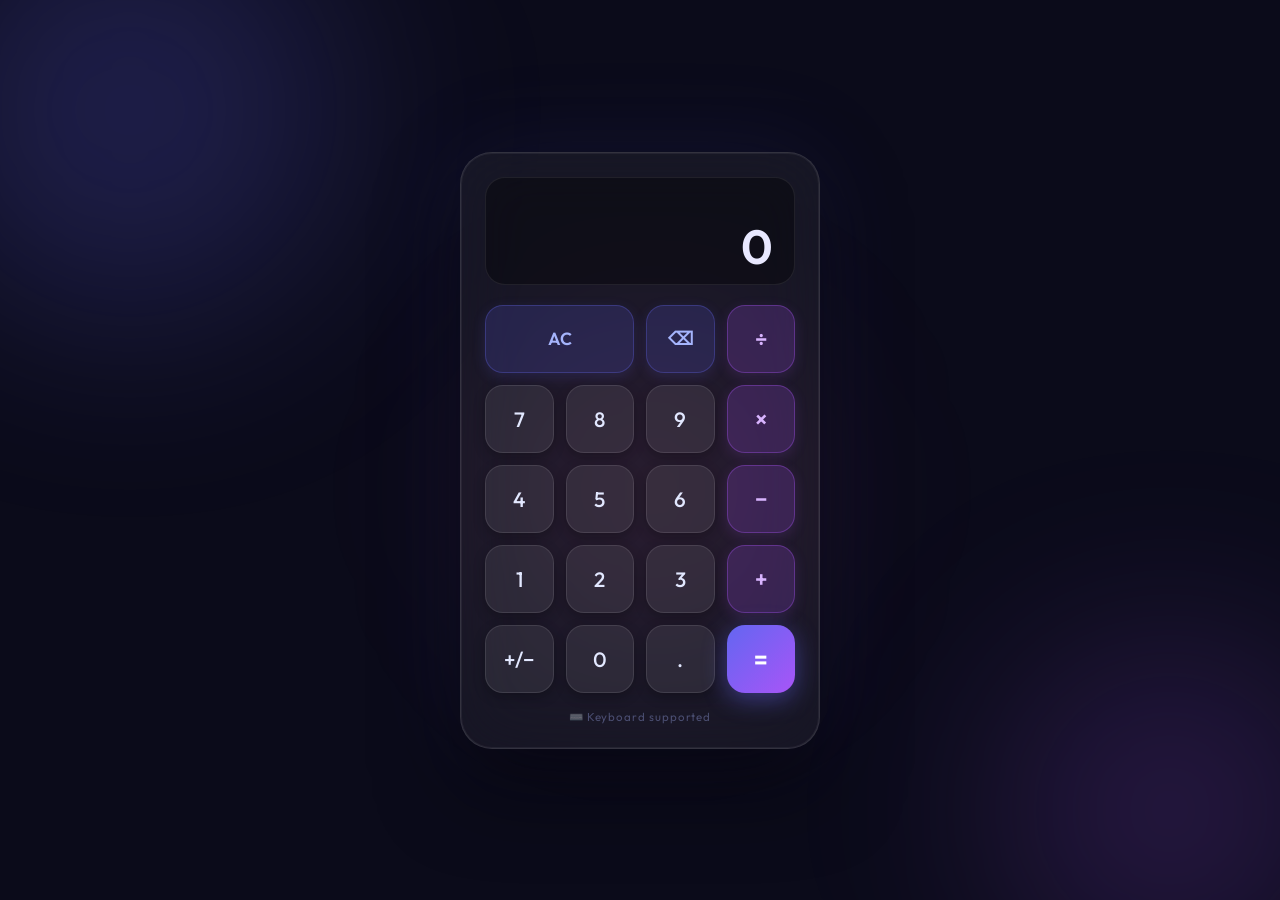
<file: calculator/index.html>
<!DOCTYPE html>
<html lang="en">
<head>
  <meta charset="UTF-8"/>
  <meta name="viewport" content="width=device-width, initial-scale=1.0"/>
  <meta name="description" content="Stylish Calculator — perform addition, subtraction, multiplication and division with keyboard support."/>
  <title>Stylish Calculator</title>
  <link rel="stylesheet" href="style.css"/>
  <link href="https://fonts.googleapis.com/css2?family=Outfit:wght@300;400;500;600;700&display=swap" rel="stylesheet"/>
</head>
<body>

  <!-- Ambient Background -->
  <div class="bg-glow glow-1"></div>
  <div class="bg-glow glow-2"></div>
  <div class="bg-glow glow-3"></div>

  <div class="calc-wrapper">

    <!-- Display -->
    <div class="display" id="display">
      <div class="expression" id="expression"></div>
      <div class="result"     id="result">0</div>
    </div>

    <!-- Button Grid -->
    <div class="btn-grid">

      <!-- Row 1 -->
      <button class="btn btn-fn   span-2" id="btn-clear"   data-action="clear">AC</button>
      <button class="btn btn-fn"          id="btn-delete"  data-action="delete">⌫</button>
      <button class="btn btn-op"          id="btn-div"     data-action="op" data-value="÷">÷</button>

      <!-- Row 2 -->
      <button class="btn btn-num"         id="btn-7"       data-action="num" data-value="7">7</button>
      <button class="btn btn-num"         id="btn-8"       data-action="num" data-value="8">8</button>
      <button class="btn btn-num"         id="btn-9"       data-action="num" data-value="9">9</button>
      <button class="btn btn-op"          id="btn-mul"     data-action="op"  data-value="×">×</button>

      <!-- Row 3 -->
      <button class="btn btn-num"         id="btn-4"       data-action="num" data-value="4">4</button>
      <button class="btn btn-num"         id="btn-5"       data-action="num" data-value="5">5</button>
      <button class="btn btn-num"         id="btn-6"       data-action="num" data-value="6">6</button>
      <button class="btn btn-op"          id="btn-sub"     data-action="op"  data-value="−">−</button>

      <!-- Row 4 -->
      <button class="btn btn-num"         id="btn-1"       data-action="num" data-value="1">1</button>
      <button class="btn btn-num"         id="btn-2"       data-action="num" data-value="2">2</button>
      <button class="btn btn-num"         id="btn-3"       data-action="num" data-value="3">3</button>
      <button class="btn btn-op"          id="btn-add"     data-action="op"  data-value="+">+</button>

      <!-- Row 5 -->
      <button class="btn btn-num"         id="btn-sign"    data-action="sign">+/−</button>
      <button class="btn btn-num"         id="btn-0"       data-action="num" data-value="0">0</button>
      <button class="btn btn-num"         id="btn-dot"     data-action="dot">.</button>
      <button class="btn btn-eq"          id="btn-eq"      data-action="equals">=</button>

    </div>

    <!-- Keyboard hint -->
    <p class="keyboard-hint">⌨️ Keyboard supported</p>

  </div>

  <script src="script.js"></script>
</body>
</html>
</file>
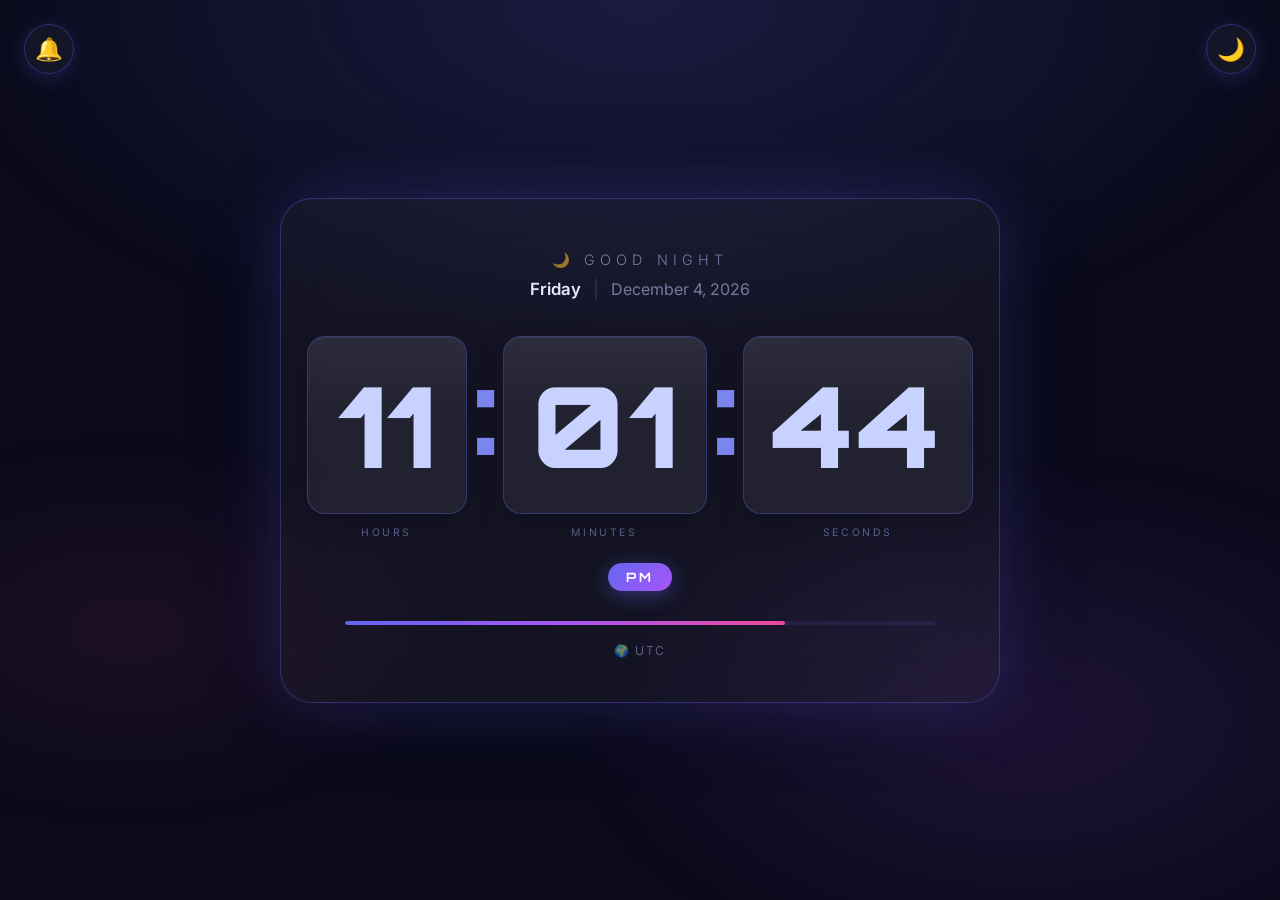
<file: digital-clock/index.html>
<!DOCTYPE html>
<html lang="en">
<head>
  <meta charset="UTF-8" />
  <meta name="viewport" content="width=device-width, initial-scale=1.0"/>
  <meta name="description" content="A stunning animated digital clock displaying live time and date with dark/light mode toggle." />
  <title>Animated Digital Clock</title>
  <link rel="stylesheet" href="style.css" />
  <link href="https://fonts.googleapis.com/css2?family=Orbitron:wght@400;700;900&family=Inter:wght@300;400;600&display=swap" rel="stylesheet"/>
</head>
<body class="dark" id="body">

  <!-- Background particles -->
  <div class="particles" id="particles"></div>

  <!-- Theme Toggle -->
  <button class="theme-toggle" id="themeToggle" title="Toggle Dark/Light Mode">
    <span class="toggle-icon" id="toggleIcon">🌙</span>
  </button>

  <!-- Main Clock Container -->
  <div class="clock-wrapper">

    <!-- Greeting -->
    <p class="greeting" id="greeting">Good Evening</p>

    <!-- Date Display -->
    <div class="date-container" id="dateDisplay">
      <span class="date-day" id="dayName">Saturday</span>
      <span class="date-sep">|</span>
      <span class="date-full" id="fullDate">April 5, 2025</span>
    </div>

    <!-- Clock Face -->
    <div class="clock-face">
      <!-- Hours -->
      <div class="time-block" id="hourBlock">
        <div class="digit-display" id="hours">00</div>
        <div class="label">HOURS</div>
      </div>

      <div class="colon-separator">
        <span class="colon" id="colon1">:</span>
      </div>

      <!-- Minutes -->
      <div class="time-block" id="minBlock">
        <div class="digit-display" id="minutes">00</div>
        <div class="label">MINUTES</div>
      </div>

      <div class="colon-separator">
        <span class="colon" id="colon2">:</span>
      </div>

      <!-- Seconds -->
      <div class="time-block" id="secBlock">
        <div class="digit-display" id="seconds">00</div>
        <div class="label">SECONDS</div>
      </div>
    </div>

    <!-- AM/PM Indicator -->
    <div class="ampm-container">
      <span class="ampm-badge" id="ampmBadge">PM</span>
    </div>

    <!-- Progress Bar (seconds) -->
    <div class="progress-container" title="Second progress">
      <div class="progress-bar" id="progressBar"></div>
    </div>

    <!-- Timezone -->
    <p class="timezone" id="timezone"></p>

  </div>

  <script src="script.js"></script>
</body>
</html>
</file>
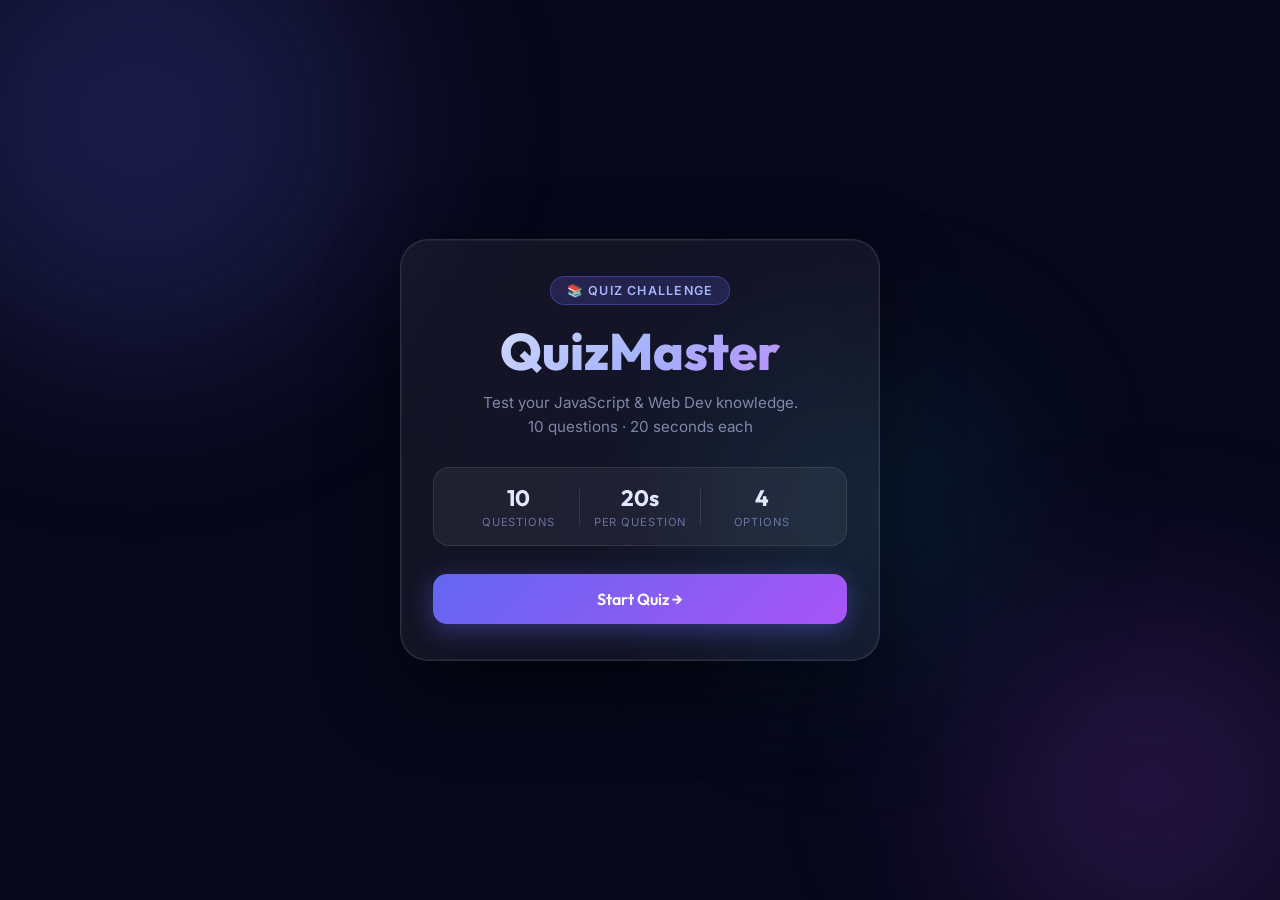
<file: quiz-app/index.html>
<!DOCTYPE html>
<html lang="en">
<head>
  <meta charset="UTF-8"/>
  <meta name="viewport" content="width=device-width, initial-scale=1.0"/>
  <meta name="description" content="Interactive Quiz App — test your JavaScript knowledge with multiple-choice questions, a live timer, and a final score."/>
  <title>QuizMaster — Interactive Quiz App</title>
  <link rel="stylesheet" href="style.css"/>
  <link href="https://fonts.googleapis.com/css2?family=Outfit:wght@300;400;500;600;700;800&family=Inter:wght@300;400;500;600&display=swap" rel="stylesheet"/>
</head>
<body id="body">

  <!-- Ambient background -->
  <div class="bg-orb orb-1"></div>
  <div class="bg-orb orb-2"></div>
  <div class="bg-orb orb-3"></div>

  <!-- ══════════════════════════════════════
       SCREEN 1 — WELCOME
  ══════════════════════════════════════ -->
  <div class="screen active" id="screenWelcome">
    <div class="card welcome-card">
      <div class="quiz-badge">📚 Quiz Challenge</div>
      <h1 class="welcome-title">QuizMaster</h1>
      <p class="welcome-sub">Test your JavaScript & Web Dev knowledge.<br/>10 questions · 20 seconds each</p>
      <div class="welcome-stats">
        <div class="w-stat"><span class="w-stat-val">10</span><span class="w-stat-lab">Questions</span></div>
        <div class="w-stat-div"></div>
        <div class="w-stat"><span class="w-stat-val">20s</span><span class="w-stat-lab">Per Question</span></div>
        <div class="w-stat-div"></div>
        <div class="w-stat"><span class="w-stat-val">4</span><span class="w-stat-lab">Options</span></div>
      </div>
      <button class="btn-primary" id="startBtn">Start Quiz <span class="btn-arrow">→</span></button>
    </div>
  </div>

  <!-- ══════════════════════════════════════
       SCREEN 2 — QUESTION
  ══════════════════════════════════════ -->
  <div class="screen" id="screenQuestion">
    <div class="card question-card">

      <!-- Header: progress + timer -->
      <div class="q-header">
        <div class="q-meta">
          <span class="q-number" id="qNumber">Question 1/10</span>
          <span class="q-category" id="qCategory">JavaScript</span>
        </div>
        <div class="timer-wrap">
          <svg class="timer-ring" viewBox="0 0 44 44">
            <circle class="ring-bg" cx="22" cy="22" r="18"/>
            <circle class="ring-fill" id="timerRing" cx="22" cy="22" r="18"
              stroke-dasharray="113.1"
              stroke-dashoffset="0"/>
          </svg>
          <span class="timer-num" id="timerNum">20</span>
        </div>
      </div>

      <!-- Progress bar -->
      <div class="progress-bar-wrap">
        <div class="progress-bar-fill" id="progressFill" style="width:10%"></div>
      </div>

      <!-- Question text -->
      <p class="question-text" id="questionText">Loading…</p>

      <!-- Options -->
      <div class="options-grid" id="optionsGrid">
        <button class="option-btn" id="opt-0"></button>
        <button class="option-btn" id="opt-1"></button>
        <button class="option-btn" id="opt-2"></button>
        <button class="option-btn" id="opt-3"></button>
      </div>

      <!-- Next button (hidden until answered) -->
      <button class="btn-next" id="nextBtn" style="display:none">
        Next <span>→</span>
      </button>

    </div>
  </div>

  <!-- ══════════════════════════════════════
       SCREEN 3 — RESULTS
  ══════════════════════════════════════ -->
  <div class="screen" id="screenResult">
    <div class="card result-card">

      <div class="result-emoji" id="resultEmoji">🏆</div>
      <h2 class="result-title" id="resultTitle">Excellent!</h2>
      <p class="result-sub"  id="resultSub">You really know your stuff.</p>

      <!-- Score ring -->
      <div class="score-ring-wrap">
        <svg class="score-ring" viewBox="0 0 120 120">
          <circle class="sr-bg"   cx="60" cy="60" r="52"/>
          <circle class="sr-fill" id="scoreRingFill" cx="60" cy="60" r="52"
            stroke-dasharray="326.7"
            stroke-dashoffset="326.7"/>
        </svg>
        <div class="score-inner">
          <span class="score-num" id="scoreNum">0</span>
          <span class="score-label">/ 10</span>
        </div>
      </div>

      <!-- Stat breakdown -->
      <div class="result-stats">
        <div class="rs-item correct">
          <span class="rs-icon">✅</span>
          <span class="rs-val" id="rsCorrect">0</span>
          <span class="rs-lab">Correct</span>
        </div>
        <div class="rs-item wrong">
          <span class="rs-icon">❌</span>
          <span class="rs-val" id="rsWrong">0</span>
          <span class="rs-lab">Wrong</span>
        </div>
        <div class="rs-item skip">
          <span class="rs-icon">⏱️</span>
          <span class="rs-val" id="rsSkip">0</span>
          <span class="rs-lab">Timed Out</span>
        </div>
      </div>

      <div class="result-actions">
        <button class="btn-primary" id="retryBtn">Try Again 🔄</button>
        <button class="btn-secondary" id="reviewBtn">Review Answers 📋</button>
      </div>

    </div>
  </div>

  <!-- ══════════════════════════════════════
       SCREEN 4 — REVIEW
  ══════════════════════════════════════ -->
  <div class="screen" id="screenReview">
    <div class="card review-card">
      <h2 class="review-title">📋 Answer Review</h2>
      <div class="review-list" id="reviewList"></div>
      <button class="btn-primary" id="backBtn">← Back to Results</button>
    </div>
  </div>

  <script src="script.js"></script>
</body>
</html>
</file>
<file: calculator/style.css>
/* ================================
   STYLISH CALCULATOR — STYLES
   ================================ */

@import url('https://fonts.googleapis.com/css2?family=Outfit:wght@300;400;500;600;700&display=swap');

/* ── Reset ── */
*, *::before, *::after { box-sizing: border-box; margin: 0; padding: 0; }

/* ── Body ── */
body {
  font-family: 'Outfit', sans-serif;
  min-height: 100vh;
  background: #0b0b1a;
  display: flex;
  align-items: center;
  justify-content: center;
  overflow: hidden;
  position: relative;
}

/* ── Ambient Glow Background ── */
.bg-glow {
  position: fixed;
  border-radius: 50%;
  filter: blur(100px);
  pointer-events: none;
  z-index: 0;
  animation: pulse-glow 6s ease-in-out infinite alternate;
}
.glow-1 {
  width: 420px; height: 420px;
  background: rgba(99, 102, 241, 0.22);
  top: -100px; left: -80px;
  animation-delay: 0s;
}
.glow-2 {
  width: 340px; height: 340px;
  background: rgba(168, 85, 247, 0.18);
  bottom: -80px; right: -60px;
  animation-delay: -2s;
}
.glow-3 {
  width: 280px; height: 280px;
  background: rgba(236, 72, 153, 0.12);
  bottom: 30%; left: 40%;
  animation-delay: -4s;
}
@keyframes pulse-glow {
  from { transform: scale(1);    opacity: 0.8; }
  to   { transform: scale(1.15); opacity: 1; }
}

/* ── Calculator Wrapper ── */
.calc-wrapper {
  position: relative;
  z-index: 10;
  background: rgba(255, 255, 255, 0.05);
  border: 1px solid rgba(255, 255, 255, 0.12);
  border-radius: 32px;
  padding: 24px;
  width: 360px;
  backdrop-filter: blur(32px);
  -webkit-backdrop-filter: blur(32px);
  box-shadow:
    0 0 0 1px rgba(255,255,255,0.06) inset,
    0 40px 80px rgba(0, 0, 0, 0.5),
    0 0 100px rgba(99, 102, 241, 0.12);
  animation: float-in 0.7s cubic-bezier(0.22, 1, 0.36, 1) both;
}
@keyframes float-in {
  from { opacity: 0; transform: translateY(30px) scale(0.95); }
  to   { opacity: 1; transform: translateY(0)    scale(1); }
}

/* ── Display ── */
.display {
  background: rgba(0, 0, 0, 0.35);
  border: 1px solid rgba(255, 255, 255, 0.08);
  border-radius: 20px;
  padding: 18px 22px 14px;
  margin-bottom: 20px;
  min-height: 108px;
  display: flex;
  flex-direction: column;
  justify-content: flex-end;
  align-items: flex-end;
  gap: 6px;
  overflow: hidden;
}
.expression {
  font-size: 0.9rem;
  color: rgba(165, 180, 252, 0.55);
  min-height: 1.2em;
  word-break: break-all;
  text-align: right;
  transition: all 0.2s ease;
  letter-spacing: 0.03em;
}
.result {
  font-size: 3rem;
  font-weight: 600;
  color: #e8e8ff;
  line-height: 1;
  word-break: break-all;
  text-align: right;
  letter-spacing: -0.02em;
  transition: font-size 0.15s ease;
}
.result.shrink { font-size: 2rem; }
.result.shrink-more { font-size: 1.5rem; }

/* ── Button Grid ── */
.btn-grid {
  display: grid;
  grid-template-columns: repeat(4, 1fr);
  gap: 12px;
}

/* ── Base Button ── */
.btn {
  height: 68px;
  border: none;
  border-radius: 18px;
  font-family: 'Outfit', sans-serif;
  font-size: 1.3rem;
  font-weight: 500;
  cursor: pointer;
  position: relative;
  overflow: hidden;
  transition:
    transform 0.12s cubic-bezier(0.34, 1.56, 0.64, 1),
    box-shadow 0.2s ease,
    filter 0.2s ease;
  -webkit-tap-highlight-color: transparent;
  user-select: none;
}

/* Ripple effect */
.btn::after {
  content: '';
  position: absolute;
  inset: 0;
  background: rgba(255,255,255,0.1);
  opacity: 0;
  transition: opacity 0.2s ease;
  border-radius: inherit;
}
.btn:active::after { opacity: 1; }

.btn:hover  { transform: scale(1.05); filter: brightness(1.12); }
.btn:active { transform: scale(0.95); }

/* Span 2 columns */
.span-2 { grid-column: span 2; }

/* ── Number Buttons ── */
.btn-num {
  background: rgba(255, 255, 255, 0.08);
  border: 1px solid rgba(255, 255, 255, 0.10);
  color: #e2e8ff;
  box-shadow: 0 4px 12px rgba(0,0,0,0.25);
}
.btn-num:hover {
  background: rgba(255, 255, 255, 0.13);
  box-shadow: 0 6px 20px rgba(0,0,0,0.3);
}

/* ── Function Buttons (AC, ⌫) ── */
.btn-fn {
  background: rgba(99, 102, 241, 0.18);
  border: 1px solid rgba(99, 102, 241, 0.3);
  color: #a5b4fc;
  font-size: 1.1rem;
  font-weight: 600;
  box-shadow: 0 4px 14px rgba(99,102,241,0.15);
}
.btn-fn:hover {
  background: rgba(99, 102, 241, 0.28);
  box-shadow: 0 6px 24px rgba(99,102,241,0.25);
}

/* ── Operator Buttons (÷ × − +) ── */
.btn-op {
  background: rgba(168, 85, 247, 0.20);
  border: 1px solid rgba(168, 85, 247, 0.35);
  color: #d8b4fe;
  font-size: 1.4rem;
  font-weight: 600;
  box-shadow: 0 4px 14px rgba(168,85,247,0.15);
}
.btn-op:hover {
  background: rgba(168, 85, 247, 0.32);
  box-shadow: 0 6px 24px rgba(168,85,247,0.25);
}
.btn-op.active-op {
  background: rgba(168, 85, 247, 0.45);
  border-color: rgba(168, 85, 247, 0.7);
  box-shadow: 0 0 20px rgba(168, 85, 247, 0.4);
  color: #fff;
}

/* ── Equals Button ── */
.btn-eq {
  background: linear-gradient(135deg, #6366f1, #a855f7);
  border: none;
  color: #fff;
  font-size: 1.5rem;
  font-weight: 700;
  box-shadow: 0 6px 24px rgba(99, 102, 241, 0.45);
}
.btn-eq:hover {
  box-shadow: 0 8px 32px rgba(99, 102, 241, 0.65);
  filter: brightness(1.15);
}

/* ── Keyboard Hint ── */
.keyboard-hint {
  text-align: center;
  margin-top: 16px;
  font-size: 0.72rem;
  color: rgba(165, 180, 252, 0.35);
  letter-spacing: 0.08em;
}

/* ── "Press" animation ── */
@keyframes btn-press {
  0%   { transform: scale(1); }
  40%  { transform: scale(0.93); }
  100% { transform: scale(1); }
}
.btn.pressed { animation: btn-press 0.18s ease; }

/* ── Error shake ── */
@keyframes shake {
  0%,100% { transform: translateX(0); }
  20%     { transform: translateX(-6px); }
  40%     { transform: translateX(6px); }
  60%     { transform: translateX(-4px); }
  80%     { transform: translateX(4px); }
}
.display.error { animation: shake 0.35s ease; }
.result.error-text { color: #f87171 !important; }

/* ── Responsive ── */
@media (max-width: 400px) {
  .calc-wrapper { width: 100vw; border-radius: 0; padding: 20px 16px; min-height: 100vh; display: flex; flex-direction: column; justify-content: center; }
  .btn { height: 60px; font-size: 1.1rem; border-radius: 14px; }
  .result { font-size: 2.4rem; }
}
</file>
<file: digital-clock/style.css>
/* ================================
   ANIMATED DIGITAL CLOCK - STYLES
   ================================ */

/* Google Fonts: Orbitron (digital) + Inter (UI) */

/* ── CSS Variables ── */
:root {
  /* Dark Mode (default) */
  --bg-primary: #0a0a1a;
  --bg-card: rgba(255, 255, 255, 0.04);
  --bg-digit: rgba(255, 255, 255, 0.06);
  --border-color: rgba(99, 102, 241, 0.35);
  --glow-color: #6366f1;
  --glow-soft: rgba(99, 102, 241, 0.2);
  --text-primary: #e8e8ff;
  --text-secondary: rgba(200, 200, 255, 0.55);
  --digit-color: #c7d2fe;
  --colon-color: #818cf8;
  --label-color: rgba(165, 180, 252, 0.5);
  --badge-bg: linear-gradient(135deg, #6366f1, #a855f7);
  --progress-bg: rgba(99, 102, 241, 0.12);
  --progress-fill: linear-gradient(90deg, #6366f1, #a855f7, #ec4899);
  --particle-color: #6366f1;
  --shadow-card: 0 0 60px rgba(99, 102, 241, 0.18), 0 0 120px rgba(99, 102, 241, 0.07);
}

body.light {
  --bg-primary: #f0f0ff;
  --bg-card: rgba(255, 255, 255, 0.72);
  --bg-digit: rgba(99, 102, 241, 0.07);
  --border-color: rgba(99, 102, 241, 0.25);
  --glow-color: #4f46e5;
  --glow-soft: rgba(99, 102, 241, 0.12);
  --text-primary: #1e1b4b;
  --text-secondary: rgba(79, 70, 229, 0.6);
  --digit-color: #3730a3;
  --colon-color: #6366f1;
  --label-color: rgba(99, 102, 241, 0.5);
  --badge-bg: linear-gradient(135deg, #4f46e5, #7c3aed);
  --progress-bg: rgba(99, 102, 241, 0.1);
  --progress-fill: linear-gradient(90deg, #4f46e5, #7c3aed, #db2777);
  --particle-color: #818cf8;
  --shadow-card: 0 20px 60px rgba(99, 102, 241, 0.14), 0 4px 20px rgba(0, 0, 0, 0.06);
}

/* ── Reset & Base ── */
*, *::before, *::after { box-sizing: border-box; margin: 0; padding: 0; }

html { font-size: 16px; }

body {
  font-family: 'Inter', sans-serif;
  background: var(--bg-primary);
  color: var(--text-primary);
  min-height: 100vh;
  display: flex;
  align-items: center;
  justify-content: center;
  overflow: hidden;
  transition: background 0.5s ease, color 0.5s ease;
  position: relative;
}

/* Dark mode radial glow background */
body.dark::before {
  content: '';
  position: fixed;
  inset: 0;
  background:
    radial-gradient(ellipse 80% 60% at 50% 0%, rgba(99, 102, 241, 0.18) 0%, transparent 70%),
    radial-gradient(ellipse 60% 50% at 80% 80%, rgba(168, 85, 247, 0.12) 0%, transparent 60%),
    radial-gradient(ellipse 50% 40% at 10% 70%, rgba(236, 72, 153, 0.08) 0%, transparent 55%);
  pointer-events: none;
  z-index: 0;
}

body.light::before {
  content: '';
  position: fixed;
  inset: 0;
  background:
    radial-gradient(ellipse 80% 60% at 50% 0%, rgba(99, 102, 241, 0.1) 0%, transparent 70%),
    radial-gradient(ellipse 60% 50% at 80% 80%, rgba(168, 85, 247, 0.07) 0%, transparent 60%);
  pointer-events: none;
  z-index: 0;
}

/* ── Particles ── */
.particles {
  position: fixed;
  inset: 0;
  z-index: 1;
  pointer-events: none;
  overflow: hidden;
}

.particle {
  position: absolute;
  width: 2px;
  height: 2px;
  border-radius: 50%;
  background: var(--particle-color);
  opacity: 0;
  animation: float-particle var(--dur) ease-in-out infinite var(--delay);
}

@keyframes float-particle {
  0%   { transform: translateY(100vh) scale(0); opacity: 0; }
  10%  { opacity: 0.6; }
  90%  { opacity: 0.3; }
  100% { transform: translateY(-20px) scale(1); opacity: 0; }
}

/* ── Theme Toggle Button ── */
.theme-toggle {
  position: fixed;
  top: 24px;
  right: 24px;
  z-index: 100;
  background: var(--bg-card);
  border: 1px solid var(--border-color);
  border-radius: 50%;
  width: 50px;
  height: 50px;
  cursor: pointer;
  display: flex;
  align-items: center;
  justify-content: center;
  font-size: 1.4rem;
  backdrop-filter: blur(12px);
  -webkit-backdrop-filter: blur(12px);
  transition: transform 0.3s ease, box-shadow 0.3s ease, background 0.5s ease;
  box-shadow: 0 4px 20px var(--glow-soft);
}

.theme-toggle:hover {
  transform: rotate(20deg) scale(1.1);
  box-shadow: 0 0 20px var(--glow-soft), 0 4px 30px rgba(0,0,0,0.2);
}

/* ── Clock Wrapper Card ── */
.clock-wrapper {
  position: relative;
  z-index: 10;
  text-align: center;
  padding: 52px 64px 44px;
  background: var(--bg-card);
  border: 1px solid var(--border-color);
  border-radius: 32px;
  backdrop-filter: blur(24px);
  -webkit-backdrop-filter: blur(24px);
  box-shadow: var(--shadow-card);
  animation: card-enter 0.8s cubic-bezier(0.22, 1, 0.36, 1) forwards;
  transition: background 0.5s ease, border-color 0.5s ease, box-shadow 0.5s ease;
  max-width: 720px;
  width: 90vw;
}

@keyframes card-enter {
  from { opacity: 0; transform: translateY(30px) scale(0.96); }
  to   { opacity: 1; transform: translateY(0) scale(1); }
}

/* ── Greeting ── */
.greeting {
  font-family: 'Inter', sans-serif;
  font-weight: 300;
  font-size: 0.9rem;
  letter-spacing: 0.35em;
  text-transform: uppercase;
  color: var(--text-secondary);
  margin-bottom: 10px;
  animation: fade-down 0.6s 0.2s both;
  transition: color 0.5s ease;
}

/* ── Date ── */
.date-container {
  display: flex;
  align-items: center;
  justify-content: center;
  gap: 12px;
  margin-bottom: 36px;
  animation: fade-down 0.6s 0.3s both;
}

.date-day {
  font-family: 'Inter', sans-serif;
  font-weight: 600;
  font-size: 1.05rem;
  color: var(--text-primary);
  transition: color 0.5s ease;
}

.date-sep {
  color: var(--border-color);
  font-size: 1.1rem;
}

.date-full {
  font-family: 'Inter', sans-serif;
  font-weight: 400;
  font-size: 1rem;
  color: var(--text-secondary);
  transition: color 0.5s ease;
}

/* ── Clock Face ── */
.clock-face {
  display: flex;
  align-items: flex-start;
  justify-content: center;
  gap: 0;
  animation: fade-up 0.7s 0.35s both;
}

/* ── Time Block ── */
.time-block {
  display: flex;
  flex-direction: column;
  align-items: center;
  gap: 12px;
}

.digit-display {
  font-family: 'Orbitron', monospace;
  font-weight: 900;
  font-size: clamp(3.8rem, 10vw, 7rem);
  letter-spacing: 0.04em;
  color: var(--digit-color);
  background: var(--bg-digit);
  border: 1px solid var(--border-color);
  border-radius: 18px;
  padding: 18px 28px;
  min-width: 160px;
  text-align: center;
  position: relative;
  overflow: hidden;
  transition: background 0.5s ease, border-color 0.5s ease, color 0.5s ease;
  box-shadow: inset 0 1px 0 rgba(255,255,255,0.06), 0 8px 30px rgba(0,0,0,0.2);
}

/* Reflective glare effect */
.digit-display::before {
  content: '';
  position: absolute;
  inset: 0;
  background: linear-gradient(180deg, rgba(255,255,255,0.05) 0%, transparent 50%);
  border-radius: inherit;
  pointer-events: none;
}

/* Second block flicker when updating */
#secBlock .digit-display {
  animation: none;
}

#secBlock.tick .digit-display {
  animation: pulse-glow 0.25s ease-out;
}

@keyframes pulse-glow {
  0%   { box-shadow: inset 0 1px 0 rgba(255,255,255,0.06), 0 8px 30px rgba(0,0,0,0.2), 0 0 30px var(--glow-soft); }
  50%  { box-shadow: inset 0 1px 0 rgba(255,255,255,0.06), 0 8px 30px rgba(0,0,0,0.2), 0 0 60px var(--glow-color), 0 0 100px var(--glow-soft); }
  100% { box-shadow: inset 0 1px 0 rgba(255,255,255,0.06), 0 8px 30px rgba(0,0,0,0.2), 0 0 30px var(--glow-soft); }
}

.label {
  font-family: 'Inter', sans-serif;
  font-weight: 400;
  font-size: 0.65rem;
  letter-spacing: 0.25em;
  text-transform: uppercase;
  color: var(--label-color);
  transition: color 0.5s ease;
}

/* ── Colon Separator ── */
.colon-separator {
  display: flex;
  align-items: flex-start;
  padding-top: 20px;
  padding-bottom: 34px;
}

.colon {
  font-family: 'Orbitron', monospace;
  font-weight: 900;
  font-size: clamp(3.8rem, 10vw, 7rem);
  color: var(--colon-color);
  line-height: 1;
  padding: 0 4px;
  animation: blink 1s step-start infinite;
  transition: color 0.5s ease;
}

@keyframes blink {
  0%, 100% { opacity: 1; }
  50%       { opacity: 0.15; }
}

/* ── AM/PM Badge ── */
.ampm-container {
  margin-top: 24px;
  animation: fade-up 0.6s 0.5s both;
}

.ampm-badge {
  display: inline-block;
  font-family: 'Orbitron', monospace;
  font-weight: 700;
  font-size: 0.8rem;
  letter-spacing: 0.2em;
  padding: 6px 18px;
  border-radius: 50px;
  background: var(--badge-bg);
  color: #fff;
  box-shadow: 0 4px 20px rgba(99, 102, 241, 0.4);
  transition: background 0.5s ease;
}

/* ── Progress Bar ── */
.progress-container {
  margin-top: 30px;
  height: 4px;
  background: var(--progress-bg);
  border-radius: 999px;
  overflow: hidden;
  animation: fade-up 0.6s 0.6s both;
  transition: background 0.5s ease;
}

.progress-bar {
  height: 100%;
  width: 0%;
  border-radius: 999px;
  background: var(--progress-fill);
  transition: width 0.95s linear;
  box-shadow: 0 0 10px rgba(99, 102, 241, 0.5);
}

/* ── Timezone ── */
.timezone {
  margin-top: 18px;
  font-size: 0.75rem;
  letter-spacing: 0.12em;
  color: var(--text-secondary);
  font-family: 'Inter', sans-serif;
  font-weight: 300;
  animation: fade-up 0.6s 0.65s both;
  transition: color 0.5s ease;
}

/* ── Keyframes ── */
@keyframes fade-down {
  from { opacity: 0; transform: translateY(-14px); }
  to   { opacity: 1; transform: translateY(0); }
}

@keyframes fade-up {
  from { opacity: 0; transform: translateY(14px); }
  to   { opacity: 1; transform: translateY(0); }
}

/* ── Digit flip animation on change ── */
.digit-display.flip {
  animation: digit-flip 0.28s cubic-bezier(0.4, 0, 0.2, 1);
}

@keyframes digit-flip {
  0%   { transform: translateY(0) scaleY(1); }
  40%  { transform: translateY(-8px) scaleY(0.9); opacity: 0.4; }
  100% { transform: translateY(0) scaleY(1); opacity: 1; }
}

/* ── Responsive ── */
@media (max-width: 600px) {
  .clock-wrapper {
    padding: 36px 24px 32px;
    border-radius: 24px;
    width: 95vw;
  }

  .digit-display {
    min-width: 90px;
    padding: 12px 14px;
    border-radius: 14px;
  }

  .date-container { flex-direction: column; gap: 4px; }
  .date-sep { display: none; }
}

@media (max-width: 380px) {
  .colon { font-size: 3rem; }
  .digit-display { min-width: 78px; padding: 10px 10px; }
}
</file>
<file: quiz-app/style.css>
/* ================================
   QUIZMASTER — STYLES
   ================================ */

@import url('https://fonts.googleapis.com/css2?family=Outfit:wght@300;400;500;600;700;800&family=Inter:wght@300;400;500;600&display=swap');

/* ── Reset ── */
*, *::before, *::after { box-sizing: border-box; margin: 0; padding: 0; }

/* ── Body ── */
body {
  font-family: 'Inter', sans-serif;
  min-height: 100vh;
  background: #07071a;
  display: flex;
  align-items: center;
  justify-content: center;
  overflow: hidden;
  position: relative;
  padding: 20px;
}

/* ── Ambient Orbs ── */
.bg-orb {
  position: fixed;
  border-radius: 50%;
  filter: blur(90px);
  pointer-events: none;
  z-index: 0;
  animation: orb-drift 14s ease-in-out infinite alternate;
}
.orb-1 { width:480px; height:480px; background:rgba(99,102,241,0.2);  top:-120px; left:-100px; animation-duration:18s; }
.orb-2 { width:380px; height:380px; background:rgba(168,85,247,0.16); bottom:-80px; right:-60px; animation-duration:14s; animation-delay:-5s; }
.orb-3 { width:300px; height:300px; background:rgba(34,211,238,0.1);  top:40%; left:55%; animation-duration:22s; animation-delay:-9s; }

@keyframes orb-drift {
  from { transform: translate(0,0)    scale(1); }
  to   { transform: translate(30px,25px) scale(1.1); }
}

/* ── Screens ── */
.screen {
  position: fixed;
  inset: 0;
  display: none;
  align-items: center;
  justify-content: center;
  padding: 20px;
  z-index: 10;
}
.screen.active {
  display: flex;
  animation: screen-in 0.55s cubic-bezier(0.22,1,0.36,1) both;
}
@keyframes screen-in {
  from { opacity:0; transform:translateY(22px) scale(0.97); }
  to   { opacity:1; transform:translateY(0)    scale(1); }
}

/* ── Card Base ── */
.card {
  background: rgba(255,255,255,0.055);
  border: 1px solid rgba(255,255,255,0.11);
  border-radius: 28px;
  backdrop-filter: blur(28px);
  -webkit-backdrop-filter: blur(28px);
  box-shadow: 0 30px 80px rgba(0,0,0,0.45), 0 0 0 1px rgba(255,255,255,0.05) inset;
  width: 100%;
  padding: 36px 32px;
}

/* ═══════════════════════════════
   WELCOME SCREEN
═══════════════════════════════ */
.welcome-card { max-width: 480px; text-align: center; }

.quiz-badge {
  display: inline-block;
  background: rgba(99,102,241,0.2);
  border: 1px solid rgba(99,102,241,0.4);
  color: #a5b4fc;
  font-size: 0.78rem;
  font-weight: 600;
  letter-spacing: 0.1em;
  text-transform: uppercase;
  padding: 6px 16px;
  border-radius: 100px;
  margin-bottom: 18px;
}

.welcome-title {
  font-family: 'Outfit', sans-serif;
  font-weight: 800;
  font-size: clamp(2.4rem, 6vw, 3.2rem);
  background: linear-gradient(135deg, #e0e7ff, #a5b4fc, #c084fc);
  -webkit-background-clip: text;
  -webkit-text-fill-color: transparent;
  background-clip: text;
  margin-bottom: 12px;
  line-height: 1.1;
}

.welcome-sub {
  color: rgba(200,210,255,0.6);
  font-size: 0.95rem;
  line-height: 1.6;
  margin-bottom: 28px;
}

.welcome-stats {
  display: flex;
  align-items: center;
  justify-content: center;
  gap: 0;
  background: rgba(255,255,255,0.05);
  border: 1px solid rgba(255,255,255,0.09);
  border-radius: 16px;
  padding: 16px 24px;
  margin-bottom: 28px;
}
.w-stat { display:flex; flex-direction:column; align-items:center; gap:3px; flex:1; }
.w-stat-val { font-family:'Outfit',sans-serif; font-weight:700; font-size:1.4rem; color:#e0e7ff; }
.w-stat-lab { font-size:0.7rem; color:rgba(165,180,252,0.55); text-transform:uppercase; letter-spacing:0.08em; }
.w-stat-div { width:1px; height:36px; background:rgba(255,255,255,0.1); }

/* ═══════════════════════════════
   QUESTION SCREEN
═══════════════════════════════ */
.question-card { max-width: 600px; }

.q-header {
  display: flex;
  align-items: center;
  justify-content: space-between;
  margin-bottom: 14px;
}
.q-meta { display:flex; flex-direction:column; gap:4px; }
.q-number {
  font-family:'Outfit',sans-serif; font-weight:700;
  font-size:1rem; color:#e0e7ff;
}
.q-category {
  font-size:0.72rem; color:rgba(165,180,252,0.55);
  text-transform:uppercase; letter-spacing:0.1em;
}

/* Timer ring */
.timer-wrap {
  position: relative; width:48px; height:48px;
  display:flex; align-items:center; justify-content:center;
}
.timer-ring { position:absolute; inset:0; transform:rotate(-90deg); }
.ring-bg  { fill:none; stroke:rgba(255,255,255,0.08); stroke-width:3; }
.ring-fill {
  fill:none; stroke:#6366f1; stroke-width:3;
  stroke-linecap:round;
  transition: stroke-dashoffset 1s linear, stroke 0.3s ease;
}
.ring-fill.danger { stroke: #f87171; }
.timer-num {
  position:relative; z-index:1;
  font-family:'Outfit',sans-serif; font-weight:700;
  font-size:1rem; color:#e0e7ff;
  transition: color 0.3s ease;
}
.timer-num.danger { color:#f87171; }

/* Progress bar */
.progress-bar-wrap {
  height: 4px;
  background: rgba(255,255,255,0.08);
  border-radius: 999px;
  margin-bottom: 24px;
  overflow: hidden;
}
.progress-bar-fill {
  height: 100%;
  background: linear-gradient(90deg, #6366f1, #a855f7);
  border-radius: 999px;
  transition: width 0.5s ease;
}

/* Question text */
.question-text {
  font-family:'Outfit',sans-serif; font-weight:600;
  font-size: clamp(1rem, 3vw, 1.2rem);
  color: #e8eeff;
  line-height: 1.55;
  margin-bottom: 24px;
  min-height: 3em;
}

/* Options */
.options-grid { display:flex; flex-direction:column; gap:10px; margin-bottom:20px; }

.option-btn {
  text-align: left;
  padding: 14px 18px;
  background: rgba(255,255,255,0.06);
  border: 1px solid rgba(255,255,255,0.1);
  border-radius: 14px;
  color: rgba(220,228,255,0.88);
  font-family:'Inter',sans-serif;
  font-size: 0.92rem;
  font-weight: 400;
  cursor: pointer;
  transition: background 0.2s, border-color 0.2s, transform 0.15s, box-shadow 0.2s;
  position: relative;
  overflow: hidden;
}
.option-btn:hover:not(:disabled) {
  background: rgba(99,102,241,0.18);
  border-color: rgba(99,102,241,0.4);
  transform: translateX(4px);
  box-shadow: 0 4px 20px rgba(99,102,241,0.15);
}
.option-btn:disabled { cursor: default; }

/* Correct / Wrong states */
.option-btn.correct {
  background: rgba(34,197,94,0.2) !important;
  border-color: rgba(34,197,94,0.5) !important;
  color: #86efac !important;
  transform: none !important;
}
.option-btn.wrong {
  background: rgba(239,68,68,0.2) !important;
  border-color: rgba(239,68,68,0.5) !important;
  color: #fca5a5 !important;
  transform: none !important;
}

/* Option label prefix A B C D */
.option-btn::before {
  content: attr(data-label);
  display: inline-flex;
  align-items: center;
  justify-content: center;
  width: 24px; height: 24px;
  border-radius: 7px;
  background: rgba(255,255,255,0.08);
  font-size: 0.75rem;
  font-weight: 700;
  margin-right: 12px;
  color: rgba(165,180,252,0.7);
  flex-shrink: 0;
  vertical-align: middle;
  transition: background 0.2s;
}
.option-btn.correct::before { background:rgba(34,197,94,0.3); color:#86efac; }
.option-btn.wrong::before   { background:rgba(239,68,68,0.3); color:#fca5a5; }

/* Next button */
.btn-next {
  width: 100%;
  padding: 14px;
  border: none;
  border-radius: 14px;
  background: linear-gradient(135deg,#6366f1,#a855f7);
  color: #fff;
  font-family:'Outfit',sans-serif; font-weight:600; font-size:1rem;
  cursor: pointer;
  transition: transform 0.2s, box-shadow 0.2s;
  box-shadow: 0 6px 24px rgba(99,102,241,0.4);
  animation: fade-up 0.3s both;
}
.btn-next:hover { transform:translateY(-2px); box-shadow:0 8px 30px rgba(99,102,241,0.55); }
.btn-next:active { transform:scale(0.98); }

@keyframes fade-up {
  from { opacity:0; transform:translateY(10px); }
  to   { opacity:1; transform:translateY(0); }
}

/* ═══════════════════════════════
   RESULTS SCREEN
═══════════════════════════════ */
.result-card { max-width:480px; text-align:center; }

.result-emoji { font-size:3.2rem; margin-bottom:10px; }
.result-title {
  font-family:'Outfit',sans-serif; font-weight:800;
  font-size:2rem; color:#e0e7ff; margin-bottom:6px;
}
.result-sub { color:rgba(200,210,255,0.6); font-size:0.9rem; margin-bottom:24px; }

/* Score ring */
.score-ring-wrap {
  position:relative; width:140px; height:140px;
  margin: 0 auto 24px;
  display:flex; align-items:center; justify-content:center;
}
.score-ring { position:absolute; inset:0; transform:rotate(-90deg); }
.sr-bg   { fill:none; stroke:rgba(255,255,255,0.07); stroke-width:8; }
.sr-fill {
  fill:none; stroke:url(#scoreGrad); stroke-width:8;
  stroke-linecap:round;
  transition: stroke-dashoffset 1.2s cubic-bezier(0.22,1,0.36,1);
}
.score-inner { position:relative; z-index:1; text-align:center; }
.score-num {
  display:block;
  font-family:'Outfit',sans-serif; font-weight:800;
  font-size:2.8rem; color:#e0e7ff; line-height:1;
}
.score-label { font-size:0.82rem; color:rgba(165,180,252,0.55); }

/* Stats row */
.result-stats {
  display:flex; gap:12px; justify-content:center; margin-bottom:28px;
}
.rs-item {
  flex:1; background:rgba(255,255,255,0.05);
  border:1px solid rgba(255,255,255,0.09);
  border-radius:14px; padding:14px 10px;
  display:flex; flex-direction:column; align-items:center; gap:4px;
}
.rs-icon { font-size:1.3rem; }
.rs-val  { font-family:'Outfit',sans-serif; font-weight:700; font-size:1.4rem; color:#e0e7ff; }
.rs-lab  { font-size:0.68rem; text-transform:uppercase; letter-spacing:0.08em; color:rgba(165,180,252,0.5); }
.rs-item.correct { border-color:rgba(34,197,94,0.25); }
.rs-item.wrong   { border-color:rgba(239,68,68,0.25); }
.rs-item.skip    { border-color:rgba(251,191,36,0.25); }

/* Result actions */
.result-actions { display:flex; flex-direction:column; gap:10px; }

/* ═══════════════════════════════
   REVIEW SCREEN
═══════════════════════════════ */
.review-card { max-width:600px; max-height:90vh; overflow-y:auto; }
.review-card::-webkit-scrollbar { width:4px; }
.review-card::-webkit-scrollbar-thumb { background:rgba(99,102,241,0.4); border-radius:99px; }

.review-title {
  font-family:'Outfit',sans-serif; font-weight:700;
  font-size:1.4rem; color:#e0e7ff; margin-bottom:20px;
}
.review-list { display:flex; flex-direction:column; gap:14px; margin-bottom:24px; }

.review-item {
  background: rgba(255,255,255,0.04);
  border: 1px solid rgba(255,255,255,0.08);
  border-radius:14px; padding:16px;
}
.review-item.r-correct { border-color:rgba(34,197,94,0.3); }
.review-item.r-wrong   { border-color:rgba(239,68,68,0.3); }
.review-item.r-timeout { border-color:rgba(251,191,36,0.3); }

.ri-q    { font-weight:500; color:#d1d8ff; font-size:0.9rem; margin-bottom:8px; line-height:1.5; }
.ri-meta { font-size:0.78rem; color:rgba(165,180,252,0.6); margin-bottom:4px; }
.ri-correct-ans { font-size:0.78rem; color:#86efac; }
.ri-badge {
  display:inline-block; font-size:0.7rem; font-weight:600;
  padding:3px 10px; border-radius:100px; margin-bottom:8px;
  text-transform:uppercase; letter-spacing:0.08em;
}
.badge-correct { background:rgba(34,197,94,0.2); color:#86efac; border:1px solid rgba(34,197,94,0.3); }
.badge-wrong   { background:rgba(239,68,68,0.2);  color:#fca5a5; border:1px solid rgba(239,68,68,0.3); }
.badge-timeout { background:rgba(251,191,36,0.2); color:#fde68a; border:1px solid rgba(251,191,36,0.3); }

/* ═══════════════════════════════
   SHARED BUTTONS
═══════════════════════════════ */
.btn-primary {
  width:100%; padding:15px;
  border:none; border-radius:14px;
  background:linear-gradient(135deg,#6366f1,#a855f7);
  color:#fff; font-family:'Outfit',sans-serif;
  font-weight:600; font-size:1rem; cursor:pointer;
  transition:transform 0.2s, box-shadow 0.2s;
  box-shadow:0 6px 24px rgba(99,102,241,0.4);
}
.btn-primary:hover  { transform:translateY(-2px); box-shadow:0 8px 30px rgba(99,102,241,0.55); }
.btn-primary:active { transform:scale(0.98); }

.btn-secondary {
  width:100%; padding:14px;
  border:1px solid rgba(99,102,241,0.35);
  border-radius:14px;
  background:rgba(99,102,241,0.1);
  color:#a5b4fc; font-family:'Outfit',sans-serif;
  font-weight:600; font-size:1rem; cursor:pointer;
  transition:background 0.2s, transform 0.2s;
}
.btn-secondary:hover { background:rgba(99,102,241,0.2); transform:translateY(-2px); }

/* SVG gradient defs (hidden) */
body::before {
  content:'';
  position:fixed; width:0; height:0; overflow:hidden;
}

/* ═══════════════════════════════
   RESPONSIVE
═══════════════════════════════ */
@media (max-width:480px) {
  .card { padding:24px 18px; }
  .result-stats { gap:8px; }
  .rs-val { font-size:1.1rem; }
}
</file>
